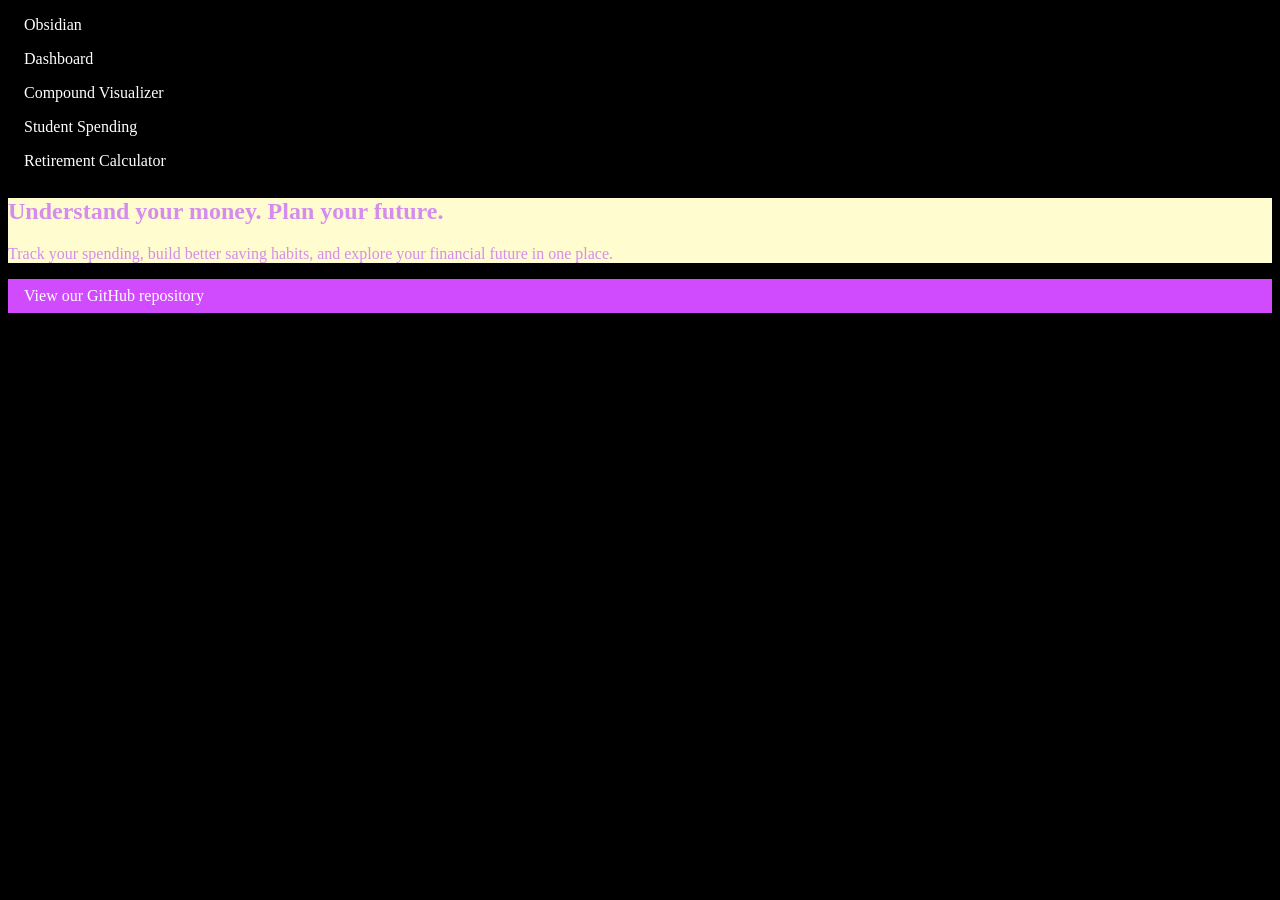
<file: frontend/index.html>
<!DOCTYPE html>
<html lang="en">
<head>
    <meta charset="UTF-8">
    <meta name="viewport" content="width=device-width, initial-scale=1.0">
    <title>Dashboard | Obsidian</title>
    <link rel="stylesheet" href="css/styles.css">
</head>
<body>

    <!-- Navigation -->
    <header class="header">
        <a href="index.html" class="logo">Obsidian</a>

        <nav class="navbar" aria-label="Main navigation">
            <a href="index.html" aria-current="page">Dashboard</a>
            <a href="Feature-1.html">Compound Visualizer</a>
            <a href="Feature-2.html">Student Spending</a>
            <a href="Feature-3.html">Retirement Calculator</a>
        </nav>
    </header>

    <!-- Main content -->
    <main>
        <section class="intro">
            <h1>Understand your money. Plan your future.</h1>
            <p>
                Track your spending, build better saving habits,
                and explore your financial future in one place.
            </p>
        </section>

        <!-- Add dashboard content here -->

    </main>

    <!-- Footer -->
    <footer class="footer">
        <p>
            <a href="https://github.com/KoaHere/Obsidian-Blackrock-Hackathon"
               target="_blank"
               rel="noopener noreferrer">
                View our GitHub repository
            </a>
        </p>
    </footer>

</body>
</html>
</file>
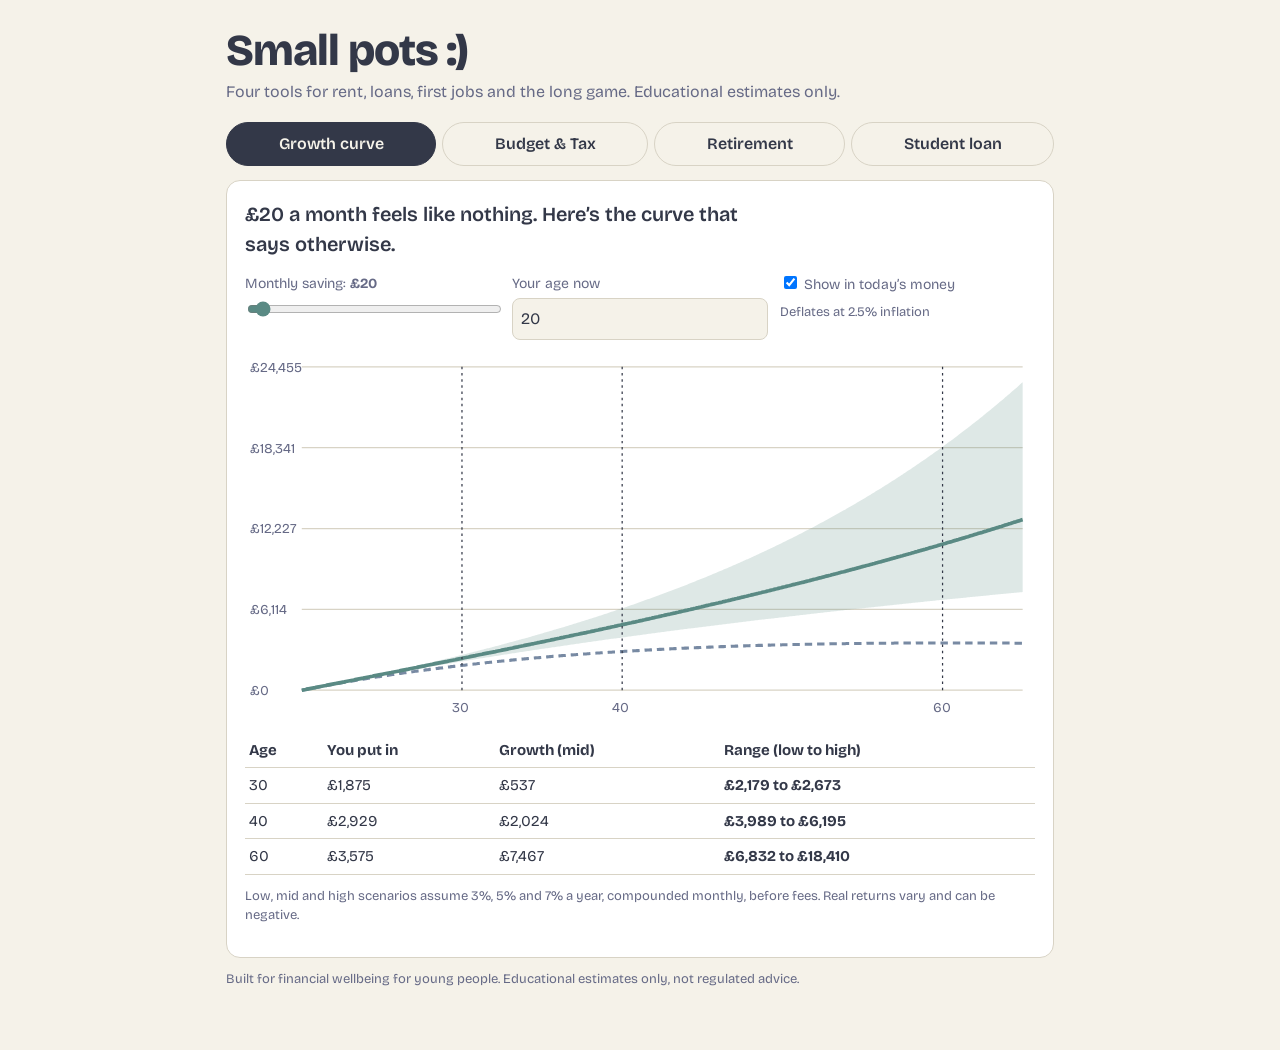
<file: final.html>
<!DOCTYPE html>
<html lang="en-GB">
<head>
<meta charset="utf-8">
<meta name="viewport" content="width=device-width, initial-scale=1, viewport-fit=cover">
<title>Small Pots: money tools for students</title>
<link href="https://fonts.googleapis.com/css2?family=Bricolage+Grotesque:wght@400;600;800&display=swap" rel="stylesheet">
<style>
/* 
  COLOR PALETTE SYSTEM
  Primary Dark: #666A86 (Blue Slate)
  Secondary Dark: #788AA3 (Slate Grey)
  Accent Brand: #92B6B1 (Muted Teal)
  Light Accent: #B2C9AB (Celadon)
  Background Soft: #E8DDB5 (Pearl Beige)
*/
:root {
  --bg: #f5f2e9;
  --card: #ffffff;
  --ink: #333848;
  --mut: #666A86;
  --line: #d8d3c5;
  --a: #5a8a84;      /* Muted Teal primary */
  --b: #788AA3;      /* Slate Grey accent */
  --c: #c8553d;      /* Warning red */
  --band: rgba(90, 138, 132, 0.2);
  box-sizing: border-box;
}

@media (prefers-color-scheme: dark) {
  :root:not([data-theme="light"]) {
    --bg: #1c1f26;
    --card: #252a34;
    --ink: #e8ddb5;
    --mut: #92b6b1;
    --line: #333848;
    --a: #92b6b1;
    --b: #788aa3;
    --c: #ee7b63;
    --band: rgba(146, 182, 177, 0.25);
  }
}

* { box-sizing: border-box; }
html { scroll-padding-top: env(safe-area-inset-top, 0px); }
body {
  margin: 0;
  background: var(--bg);
  color: var(--ink);
  font: 16px/1.5 "Bricolage Grotesque", system-ui, sans-serif;
  padding-top: env(safe-area-inset-top, 0px);
  padding-bottom: env(safe-area-inset-bottom, 0px);
}

.w { max-width: 860px; margin: 0 auto; padding: 20px 16px 48px; }
h1 { font-size: clamp(28px, 6vw, 44px); line-height: 1.05; margin: 8px 0 6px; font-weight: 800; letter-spacing: -.02em; }
.sub { color: var(--mut); margin: 0 0 18px; }

/* NAVIGATION TABS */
nav { display: flex; gap: 6px; overflow-x: auto; margin-bottom: 14px; }
nav button {
  flex: 1 0 auto;
  border: 1px solid var(--line);
  background: transparent;
  color: var(--ink);
  padding: 9px 14px;
  border-radius: 999px;
  font: inherit;
  font-weight: 600;
  cursor: pointer;
}
nav button[aria-selected="true"] { background: var(--ink); color: var(--bg); border-color: var(--ink); }
button:focus-visible, input:focus-visible, select:focus-visible { outline: 3px solid var(--b); outline-offset: 2px; }

/* SECTIONS AND CARD LAYOUT */
section { display: none; background: var(--card); border: 1px solid var(--line); border-radius: 14px; padding: 18px; }
section.on { display: block; }
.pitch { font-size: 20px; font-weight: 600; margin: 0 0 14px; max-width: 38ch; }
.row { display: grid; grid-template-columns: repeat(auto-fit, minmax(160px, 1fr)); gap: 12px; margin: 12px 0; }
label { display: block; font-size: 14px; color: var(--mut); margin-bottom: 4px; }
input, select {
  width: 100%;
  font: inherit;
  padding: 8px;
  border: 1px solid var(--line);
  border-radius: 8px;
  background: var(--bg);
  color: var(--ink);
}
input[type="range"] { padding: 0; accent-color: var(--a); }
input[type="checkbox"] { width: auto; }

/* KPI DISPLAY STATS */
.big { font-size: 28px; font-weight: 800; line-height: 1.1; }
.kpi { display: grid; grid-template-columns: repeat(auto-fit, minmax(150px, 1fr)); gap: 10px; margin: 14px 0; }
.kpi div { border-left: 4px solid var(--a); padding: 2px 10px; }
.kpi small { display: block; color: var(--mut); }

/* SVG AND CHARTS */
svg { width: 100%; height: auto; display: block; }
svg text { fill: var(--mut); font: 11px "Bricolage Grotesque", sans-serif; }
.bar { display: flex; height: 34px; border-radius: 8px; overflow: hidden; margin: 10px 0; }
.leg { display: flex; justify-content: space-between; gap: 8px; padding: 5px 0; border-bottom: 1px solid var(--line); font-size: 15px; }
.dot { display: inline-block; width: 10px; height: 10px; border-radius: 50%; margin-right: 8px; }
.note { font-size: 13px; color: var(--mut); margin-top: 12px; }
.verify { background: var(--b); color: #fff; border-radius: 4px; padding: 0 5px; font-size: 12px; font-weight: 700; }
.verdict { border: 2px solid var(--b); border-radius: 10px; padding: 12px; margin-top: 10px; font-weight: 600; }
table { width: 100%; border-collapse: collapse; font-size: 15px; margin-top: 10px; }
td, th { padding: 6px 4px; text-align: left; border-bottom: 1px solid var(--line); }
</style>
</head>
<body>
<div class="w">
  <h1>Small pots :)</h1>
  <p class="sub">Four tools for rent, loans, first jobs and the long game. Educational estimates only.</p>
  
  <!-- Navigation Tabs -->
  <nav role="tablist" id="tabs"></nav>

  <!-- TAB 0: SAVINGS GROWTH CURVE -->
  <section id="s0" role="tabpanel" aria-labelledby="tab-0">
    <p class="pitch">£20 a month feels like nothing. Here’s the curve that says otherwise.</p>
    <div class="row">
      <div>
        <label for="m0">Monthly saving: <b id="v0">£20</b></label>
        <input id="m0" type="range" min="5" max="500" step="5" value="20">
      </div>
      <div>
        <label for="a0">Your age now</label>
        <input id="a0" type="number" min="16" max="60" value="20">
      </div>
      <div>
        <label for="r0"><input id="r0" type="checkbox" checked> Show in today’s money</label>
        <small class="note">Deflates at 2.5% inflation</small>
      </div>
    </div>
    <div id="c0"></div>
    <table id="t0"></table>
    <p class="note">Low, mid and high scenarios assume 3%, 5% and 7% a year, compounded monthly, before fees. Real returns vary and can be negative.</p>
  </section>

  <!-- TAB 1: BUDGET AND NET TAX CALCULATOR -->
  <section id="s1" role="tabpanel" aria-labelledby="tab-1">
    <p class="pitch">See where every pound goes before the month does it for you.</p>
    <div class="row" id="f1"></div>
    <div id="o1"></div>
  </section>

  <!-- TAB 2: RETIREMENT & PENSION ESTIMATOR -->
  <section id="s2" role="tabpanel" aria-labelledby="tab-2">
    <p class="pitch">Retirement feels abstract at 20. This turns it into a monthly income figure.</p>
    <div class="row">
      <div><label for="age2">Age now</label><input id="age2" type="number" value="21"></div>
      <div><label for="ret2">Retire at</label><input id="ret2" type="number" value="67"></div>
      <div><label for="sal2">Salary (£/year)</label><input id="sal2" type="number" value="28000" step="1000"></div>
      <div><label for="emp2">Your pension %</label><input id="emp2" type="number" value="5" step="0.5"></div>
      <div><label for="er2">Employer %</label><input id="er2" type="number" value="3" step="0.5"></div>
      <div><label for="pot2">Pot today (£)</label><input id="pot2" type="number" value="0" step="500"></div>
    </div>
    <div class="kpi" id="o2"></div>
  </section>

  <!-- TAB 3: STUDENT LOAN STRATEGY ENGINE -->
  <section id="s3" role="tabpanel" aria-labelledby="tab-3">
    <p class="pitch">Most students are never told their loan behaves more like a graduate tax than a debt.</p>
    <div class="row">
      <div>
        <label for="pl3">Plan</label>
        <select id="pl3">
          <option value="2">Plan 2 (England/Wales, 2012 to 2022)</option>
          <option value="4">Plan 4 (Scotland, SAAS)</option>
          <option value="5" selected>Plan 5 (England, from 2023)</option>
        </select>
      </div>
      <div><label for="bal3">Loan balance (£)</label><input id="bal3" type="number" value="45000" step="1000"></div>
      <div><label for="sal3">Starting salary (£)</label><input id="sal3" type="number" value="27000" step="1000"></div>
      <div><label for="g3">Salary growth %/yr</label><input id="g3" type="number" value="4" step="0.5"></div>
      <div><label for="i3">Loan interest %/yr</label><input id="i3" type="number" value="5" step="0.5"></div>
      <div><label for="x3">Extra £/month to overpay or invest</label><input id="x3" type="number" value="100" step="25"></div>
    </div>
    <div class="kpi" id="o3"></div>
    <div id="v3" class="verdict"></div>
  </section>

  <p class="note">Built for financial wellbeing for young people. Educational estimates only, not regulated advice.</p>
</div>

<script>
// DOM Helper and Constant Definitions
const $ = id => document.getElementById(id);
const f = n => (n < 0 ? '-' : '') + '£' + Math.round(Math.abs(n)).toLocaleString('en-GB');
const INF = 0.025; // 2.5% Inflation Rate Deflator

// Navigation Tabs Array
const names = ['Growth curve', 'Budget & Tax', 'Retirement', 'Student loan'];

// Dynamic Tab Insertion
names.forEach((n, i) => {
  const b = document.createElement('button');
  b.textContent = n;
  b.role = 'tab';
  b.id = 'tab-' + i;
  b.setAttribute('aria-controls', 's' + i);
  b.onclick = () => show(i);
  $('tabs').appendChild(b);
});

// Show Tab Function
function show(i) {
  document.querySelectorAll('section').forEach((s, j) => s.classList.toggle('on', i === j));
  [...$('tabs').children].forEach((b, j) => b.setAttribute('aria-selected', i === j));
}

// --------------------------------------------------------------------------
// FEATURE 1: SAVINGS GROWTH CURVE CALCULATOR
// --------------------------------------------------------------------------
function growth_curve(m, rate, months, real) {
  const r = Math.pow(1 + rate, 1 / 12) - 1;
  const p = [0], c = [0];
  let P = 0, C = 0;
  for (let i = 1; i <= months; i++) {
    const d = real ? Math.pow(1 + INF, i / 12) : 1;
    P = P * (1 + r) + m;
    C += m;
    p.push(P / d);
    c.push(C / d);
  }
  return { p, c };
}

function f1() {
  const m = +$('m0').value, a = +$('a0').value, real = $('r0').checked, end = 65, mo = Math.max(12, (end - a) * 12);
  $('v0').textContent = '£' + m;

  const S = [0.03, 0.05, 0.07].map(r => growth_curve(m, r, mo, real));
  const cont = S[1].c;

  const W = 640, H = 300, L = 46, T = 12, B = 26;
  const mx = Math.max(...S[2].p) * 1.05;
  const X = i => L + (i / mo) * (W - L - 10);
  const Y = v => T + (1 - v / mx) * (H - T - B);
  const path = arr => arr.map((v, i) => (i ? 'L' : 'M') + X(i).toFixed(1) + ' ' + Y(v).toFixed(1)).join('');

  let s = `<svg viewBox="0 0 ${W} ${H}" role="img" aria-label="Pot growth chart">`;
  for (let k = 0; k <= 4; k++) {
    const v = (mx * k) / 4;
    s += `<line x1="${L}" x2="${W - 10}" y1="${Y(v)}" y2="${Y(v)}" stroke="var(--line)"/>
          <text x="4" y="${Y(v) + 4}">${f(v)}</text>`;
  }
  s += `<path d="${path(S[2].p)}L${[...S[0].p].reverse().map((v, i) => X(mo - i).toFixed(1) + ' ' + Y(v).toFixed(1)).join('L')}Z" fill="var(--band)"/>`;
  s += `<path d="${path(cont)}" fill="none" stroke="var(--b)" stroke-width="2.5" stroke-dasharray="6 4"/>`;
  s += `<path d="${path(S[1].p)}" fill="none" stroke="var(--a)" stroke-width="3"/>`;

  let rows = '<tr><th>Age</th><th>You put in</th><th>Growth (mid)</th><th>Range (low to high)</th></tr>';
  [30, 40, 60].filter(g => g > a).forEach(g => {
    const i = (g - a) * 12;
    if (i > mo) return;
    s += `<line x1="${X(i)}" x2="${X(i)}" y1="${T}" y2="${H - B}" stroke="var(--ink)" stroke-dasharray="2 3"/>
          <text x="${X(i) - 8}" y="${H - 8}">${g}</text>`;
    rows += `<tr><td>${g}</td><td>${f(cont[i])}</td><td>${f(S[1].p[i] - cont[i])}</td><td><b>${f(S[0].p[i])} to ${f(S[2].p[i])}</b></td></tr>`;
  });
  s += `</svg>`;
  $('c0').innerHTML = s;
  $('t0').innerHTML = rows;
}
['m0', 'a0', 'r0'].forEach(i => $(i).oninput = f1);

// --------------------------------------------------------------------------
// FEATURE 2: BUDGET & SCOTTISH INCOME TAX CALCULATOR
// --------------------------------------------------------------------------
const fields = [
  ['Tax Region', 'Scotland'],
  ['Gross Income (wages/loan/parents)', 2000],
  ['Rent and bills', 450],
  ['Food and groceries', 160],
  ['Transport', 40],
  ['Phone and subscriptions', 35],
  ['Going out', 80],
  ['Course costs', 30],
  ['Other', 40]
];
const cols = ['var(--ink)', 'var(--a)', 'var(--b)', 'var(--c)', '#6a8fd8', '#a06bc7', '#7aa35a', '#999'];

// Calculate Scottish vs RUK Income Tax
function calculateMonthlyTax(monthlyGross, region) {
  const annualGross = monthlyGross * 12;
  let annualTax = 0;

  if (region === 'Scotland') {
    // Scottish Income Tax Bands
    let taxable = Math.max(0, annualGross - 12570);
    if (annualGross > 100000) {
      let allowance = Math.max(0, 12570 - (annualGross - 100000) / 2);
      taxable = Math.max(0, annualGross - allowance);
    }

    const brackets = [
      { limit: 3967, rate: 0.19 },   // Starter
      { limit: 12989, rate: 0.20 },  // Basic
      { limit: 14136, rate: 0.21 },  // Intermediate
      { limit: 31338, rate: 0.42 },  // Higher
      { limit: 50140, rate: 0.45 },  // Advanced
      { limit: Infinity, rate: 0.48 }// Top
    ];

    let rem = taxable;
    for (let b of brackets) {
      const slice = Math.min(rem, b.limit);
      annualTax += slice * b.rate;
      rem -= slice;
      if (rem <= 0) break;
    }
  } else {
    // Rest of UK Tax Bands
    const taxable = Math.max(0, annualGross - 12570);
    const basicSlice = Math.min(taxable, 37700);
    const higherSlice = Math.max(0, taxable - 37700);
    annualTax = (basicSlice * 0.20) + (higherSlice * 0.40);
  }

  return annualTax / 12;
}

function initF2() {
  $('f1').innerHTML = fields.map((x, i) => {
    if (i === 0) {
      return `<div><label for="b0">${x[0]}</label><select id="b0">
        <option value="Scotland" selected>Scotland (Scottish Rates)</option>
        <option value="UK">England, Wales & NI</option>
      </select></div>`;
    }
    return `<div><label for="b${i}">${x[0]} (£/month)</label><input type="number" min="0" id="b${i}" value="${x[1]}"></div>`;
  }).join('');
}

function f2() {
  const region = $('b0').value;
  const v = fields.slice(1).map((_, i) => Math.max(0, +$('b' + (i + 1)).value || 0));
  
  const grossInc = v[0];
  const estimatedTax = calculateMonthlyTax(grossInc, region);
  const netInc = Math.max(0, grossInc - estimatedTax);
  
  const sp = v.slice(1);
  const tot = sp.reduce((a, b) => a + b, 0);
  const left = netInc - tot;
  const den = Math.max(netInc, tot) || 1;

  let h = `<div class="note" style="margin-bottom:10px; font-weight:600; color:var(--a);">
    Estimated Monthly Tax (${region}): ${f(estimatedTax)} | Net Take-Home: ${f(netInc)}
  </div>`;

  h += `<div class="bar" role="img" aria-label="Spending split">
    ${sp.map((x, i) => `<div style="width:${(x / den) * 100}%;background:${cols[i + 1]}" title="${fields[i + 2][0]}"></div>`).join('')}
    ${left > 0 ? `<div style="flex:1;background:var(--line)"></div>` : ''}
  </div>`;
  
  h += sp.map((x, i) => `<div class="leg"><span><span class="dot" style="background:${cols[i + 1]}"></span>${fields[i + 2][0]}</span><b>${f(x)} (${netInc ? Math.round((x / netInc) * 100) : 0}%)</b></div>`).join('');
  
  h += `<div class="kpi">
    <div><small>Total Spent</small><span class="big">${f(tot)}</span></div>
    <div><small>${left >= 0 ? 'Left over' : 'Overspent'}</small><span class="big" style="color:${left >= 0 ? 'var(--a)' : 'var(--c)'}">${f(left)}</span></div>
    <div><small>Per day</small><span class="big">${f(tot / 30)}</span></div>
  </div>`;

  if (left > 0) {
    const userAge = +$('a0').value || 20;
    const g = growth_curve(left, 0.05, (65 - userAge) * 12, true).p.slice(-1)[0];
    h += `<p class="note">Your ${f(left)} left over, invested monthly from age ${userAge} to 65 at a mid 5% scenario, would be roughly ${f(g)} in today’s money.</p>`;
  } else {
    h += `<p class="note">You’re spending more than your net income. Check subscriptions and leisure lines to rebalance.</p>`;
  }
  
  $('o1').innerHTML = h;
}

// --------------------------------------------------------------------------
// FEATURE 3: RETIREMENT & PENSION ESTIMATOR
// --------------------------------------------------------------------------
function f3() {
  const n = k => +$(k).value || 0,
        age = n('age2'),
        ret = n('ret2'),
        sal = n('sal2'),
        yrs = Math.max(0, ret - age),
        r = Math.pow(1.05 / 1.025, 1 / 12) - 1,
        q = Math.max(0, Math.min(sal, 50270) - 6240),
        m = (q * (n('emp2') + n('er2'))) / 100 / 12;

  let P = n('pot2');
  for (let i = 0; i < yrs * 12; i++) P = P * (1 + r) + m;

  const draw = P * 0.04;
  const sp = 241.30 * 52;
  const tot = draw + sp;

  $('o2').innerHTML = [
    ['Estimated pot (today’s money)', f(P)],
    ['Pension income a year', f(draw)],
    ['State pension a year', f(sp)],
    ['Total a month', f(tot / 12)]
  ].map(x => `<div><small>${x[0]}</small><span class="big">${x[1]}</span></div>`).join('') +
  `<div><small>Paid in a month (you + employer)</small><span class="big">${f(m)}</span></div>`;
}
['age2', 'ret2', 'sal2', 'emp2', 'er2', 'pot2'].forEach(i => $(i).oninput = f3);

// --------------------------------------------------------------------------
// FEATURE 4: STUDENT LOAN STRATEGY ENGINE (INCLUDES PLAN 4 SCOTLAND)
// --------------------------------------------------------------------------
function simulate_loan(bal, sal, g, i, plan, extra) {
  // Plan 4 threshold = £33,795; Plan 2 = £28,470; Plan 5 = £25,000
  const th0 = plan === 4 ? 33795 : (plan === 2 ? 28470 : 25000);
  const yrs = plan === 5 ? 40 : 30; // 30 years for Plan 2 & 4; 40 for Plan 5
  
  let mand = 0, ext = 0, first = null;
  for (let y = 0; y < yrs && bal > 0; y++) {
    const s = sal * Math.pow(1 + g, y);
    const th = th0 * Math.pow(1.03, y);
    bal *= 1 + i;
    const m = Math.min(bal, Math.max(0, s - th) * 0.09);
    if (first === null) first = m / 12;
    bal -= m;
    mand += m;
    const e = Math.min(bal, extra * 12);
    bal -= e;
    ext += e;
  }
  return { mand, ext, first, written: Math.max(0, bal) };
}

function compare_overpay_vs_invest(base, over, extra, yrs) {
  const r = Math.pow(1.05, 1 / 12) - 1;
  let P = 0;
  for (let i = 0; i < yrs * 12; i++) P = P * (1 + r) + extra;
  const saved = base.mand - over.mand, paid = over.ext, pot = P;
  return { saved, paid, pot, netOver: saved - paid, gain: pot - extra * yrs * 12 };
}

function f4() {
  const n = k => +$(k).value || 0,
        plan = +$('pl3').value,
        bal = n('bal3'),
        sal = n('sal3'),
        g = n('g3') / 100,
        i = n('i3') / 100,
        x = n('x3'),
        yrs = plan === 5 ? 40 : 30;

  const b = simulate_loan(bal, sal, g, i, plan, 0),
        o = simulate_loan(bal, sal, g, i, plan, x),
        c = compare_overpay_vs_invest(b, o, x, yrs);

  $('o3').innerHTML = [
    ['Monthly repayment (year 1)', f(b.first)],
    ['Total repaid', f(b.mand)],
    ['Written off', f(b.written)],
    ['Share written off', Math.round((b.written / (b.mand + b.written || 1)) * 100) + '%']
  ].map(x => `<div><small>${x[0]}</small><span class="big">${x[1]}</span></div>`).join('');

  let t;
  if (b.written > 0 && c.netOver <= 0) {
    t = `Don’t overpay. Your balance is mostly cleared by write-off, so your extra ${f(c.paid)} only cuts future repayments by ${f(c.saved)}. Invested instead at 5%, ${f(x)} a month could grow to about ${f(c.pot)} (${f(c.gain)} growth).`;
  } else if (b.written > 0) {
    t = `Close call. Overpaying saves ${f(c.saved)} of repayments for ${f(c.paid)} paid in (nets ${f(c.netOver)}). Investing could return roughly ${f(c.gain)} in growth, with market risk.`;
  } else {
    t = `Your loan is fully repaid within the term. Overpaying saves ${f(c.saved)} against ${f(c.paid)} paid in, comparable to a ${(i * 100).toFixed(1)}% guaranteed return.`;
  }
  $('v3').textContent = t;
}
['pl3', 'bal3', 'sal3', 'g3', 'i3', 'x3'].forEach(i => $(i).oninput = f4);

// Initial Load Event Listener
document.addEventListener('DOMContentLoaded', () => {
  initF2();
  fields.forEach((_, i) => {
    if (i === 0) $('b0').onchange = f2;
    else $('b' + i).oninput = f2;
  });
  
  show(0);
  f1();
  f2();
  f3();
  f4();
});
</script>
</body>
</html>
</file>
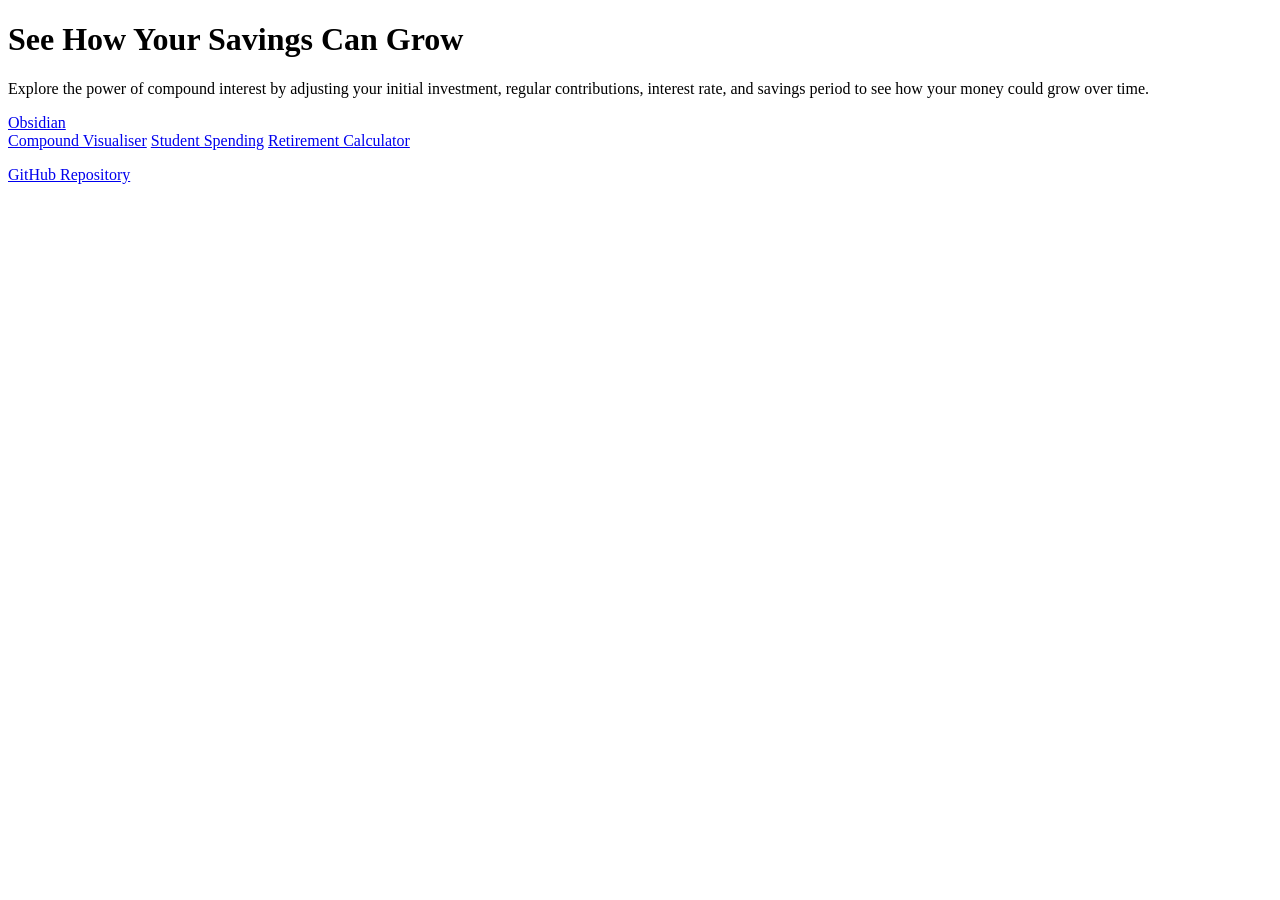
<file: frontend/Feature-1.html>
<!DOCTYPE html>
<html lang="en">
<head>
    <meta charset="UTF-8">
    <meta name="viewport" content="width=device-width, initial-scale=1.0">
    <title>Compound Visualiser | Obsidian</title>
</head>
<body>

    <!-- Short intro -->
    <main>
        <h1>See How Your Savings Can Grow</h1>
        <p>
            Explore the power of compound interest by adjusting your
            initial investment, regular contributions, interest rate,
            and savings period to see how your money could grow over time.
        </p>
    </main>

    <!-- Navbar -->
    <header class="header">
        <a href="index.html">Obsidian</a>
    </header>

    <nav class="Navbar" aria-label="Main navigation">
        <a href="Feature-1.html" aria-current="page">Compound Visualiser</a>
        <a href="Feature-2.html">Student Spending</a>
        <a href="Feature-3.html">Retirement Calculator</a>
    </nav>

    <!-- Feature content goes here -->


    <!-- Footer -->
    <footer class="footer">
        <p>
            <a href="https://github.com/KoaHere/Obsidian-Blackrock-Hackathon"
               target="_blank" rel="noopener noreferrer">
                GitHub Repository
            </a>
        </p>
    </footer>

</body>
</html>
</file>
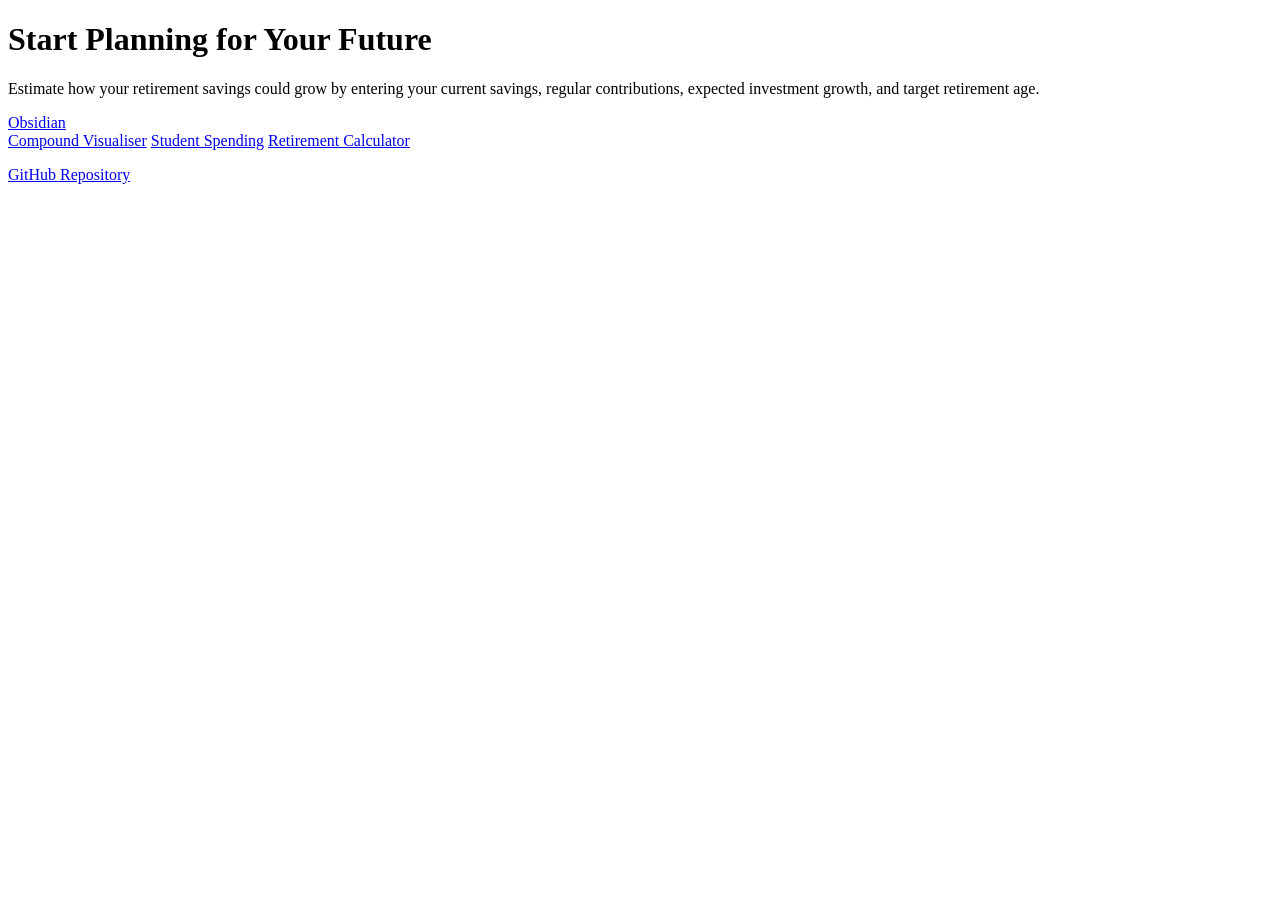
<file: frontend/Feature-3.html>
<!DOCTYPE html>
<html lang="en">
<head>
    <meta charset="UTF-8">
    <meta name="viewport" content="width=device-width, initial-scale=1.0">
    <title>Retirement Calculator | Obsidian</title>
</head>
<body>

    <!-- Short intro -->
    <main>
        <h1>Start Planning for Your Future</h1>
        <p>
            Estimate how your retirement savings could grow by entering
            your current savings, regular contributions, expected
            investment growth, and target retirement age.
        </p>
    </main>

    <!-- Navbar -->
    <header class="header">
        <a href="index.html">Obsidian</a>
    </header>

    <nav class="Navbar" aria-label="Main navigation">
        <a href="Feature-1.html">Compound Visualiser</a>
        <a href="Feature-2.html">Student Spending</a>
        <a href="Feature-3.html" aria-current="page">Retirement Calculator</a>
    </nav>

    <!-- Feature content goes here -->


    <!-- Footer -->
    <footer class="footer">
        <p>
            <a href="https://github.com/KoaHere/Obsidian-Blackrock-Hackathon"
               target="_blank" rel="noopener noreferrer">
                GitHub Repository
            </a>
        </p>
    </footer>

</body>
</html>
</file>
<file: frontend/css/styles.css>
.Navbar {
  list-style-type: none;
  margin: 0;
  padding: 0;
  width: 200px;
  color: white; 
  background: #a347c2;
}

a {
  display: block;
  color: white;
  padding: 8px 16px;
  text-decoration: none;
}

a:hover {
  background-color: #555555;
  color: white;
}  
body { 
    background: #000000; 
    color: white;



} 
footer { 
    background:#d04bfd;
} 

h1 {color: #d58cee; 
    background: #fffcd0;




} 

main { color: #d58cee;
    background: #fffcd0; 

}

--text: #ffffff;

--primary: #a347c2;
--secondary: #d58cee;
--accent: #d04bfd;
</file>
